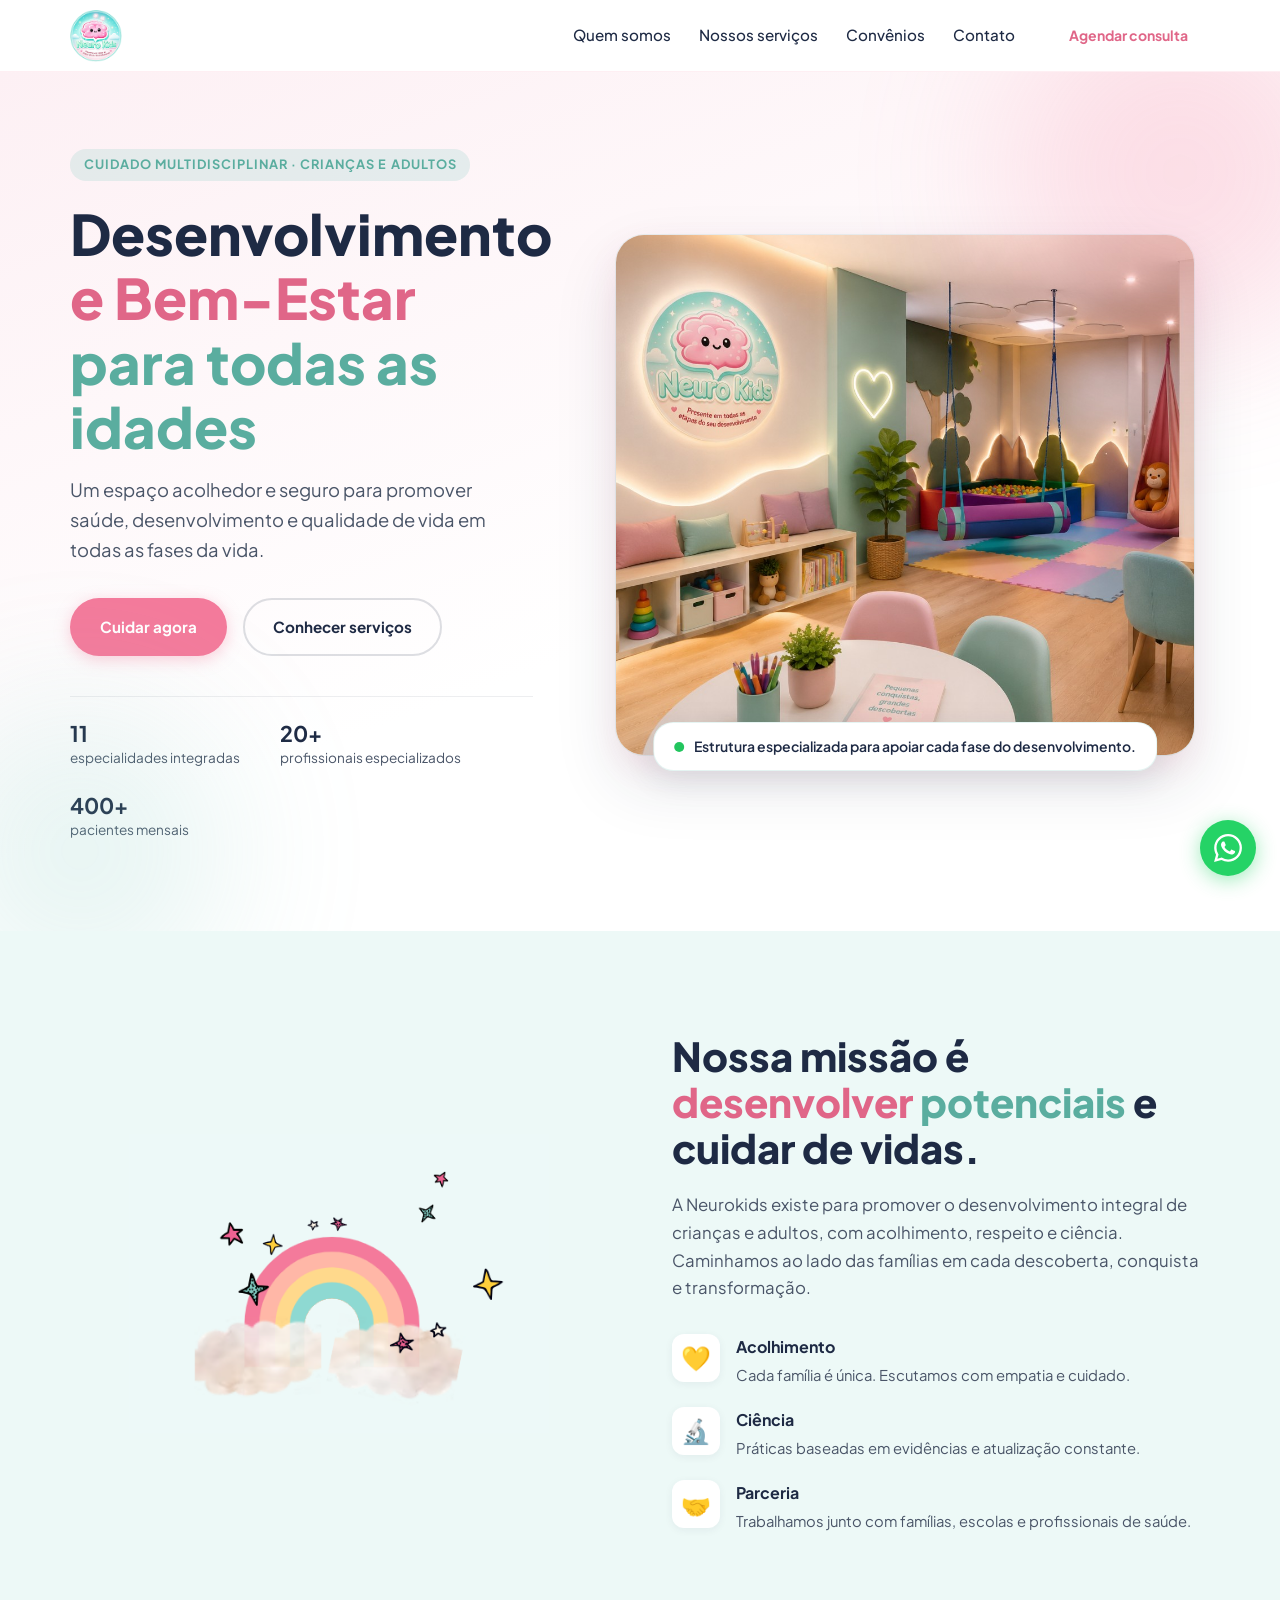
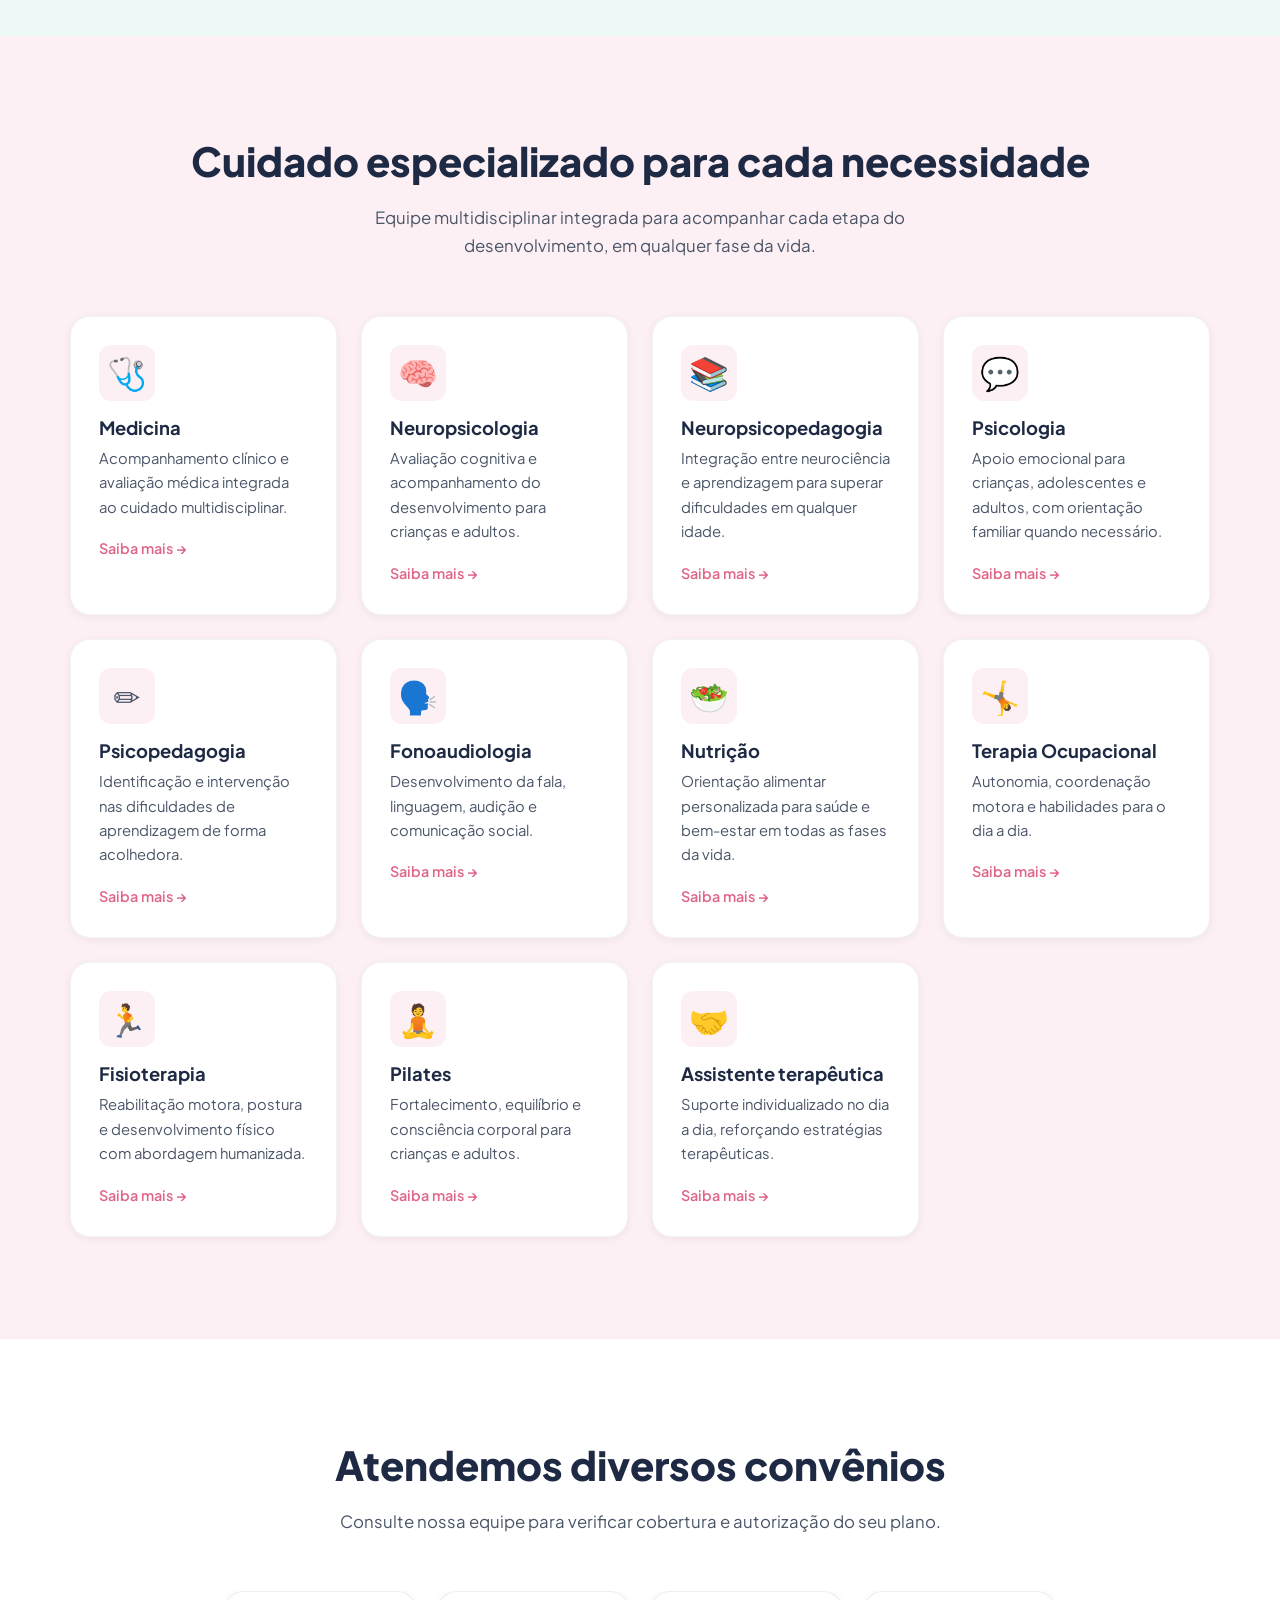
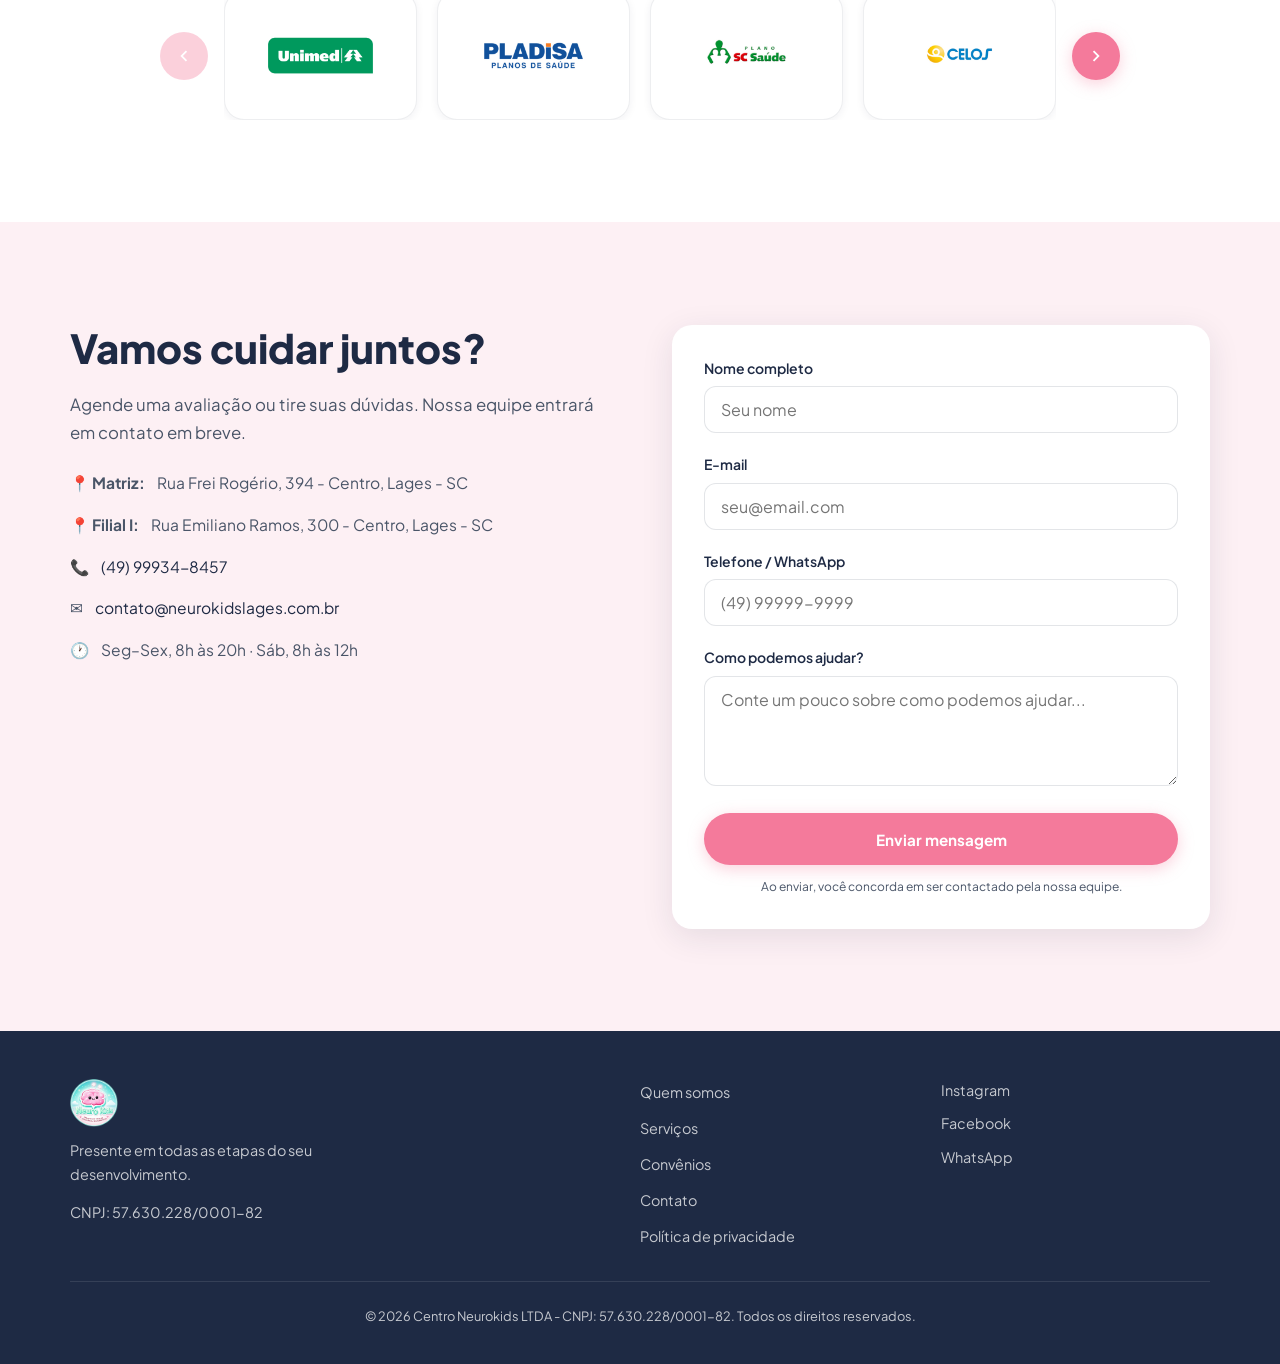
<file: index.html>
<!DOCTYPE html>
<html lang="pt-BR">
<head>
  <meta charset="UTF-8">
  <meta name="viewport" content="width=device-width, initial-scale=1.0">
  <meta name="description" content="Neurokids — Desenvolvimento e bem-estar para crianças e adultos, com atendimento especializado, acolhedor e baseado em ciência.">
  <title>Neurokids | Desenvolvimento e Bem-Estar</title>
  <link rel="icon" href="assets/images/favicon.png" type="image/png">
  <link rel="apple-touch-icon" href="assets/images/favicon.png">
  <link rel="preconnect" href="https://fonts.googleapis.com">
  <link rel="preconnect" href="https://fonts.gstatic.com" crossorigin>
  <link href="https://fonts.googleapis.com/css2?family=Plus+Jakarta+Sans:wght@400;500;600;700;800&display=swap" rel="stylesheet">
  <link rel="stylesheet" href="styles.css?v=9">
</head>
<body>
  <a class="skip-link" href="#conteudo">Ir para o conteúdo</a>

  <header class="header" id="topo">
    <nav class="nav container" aria-label="Navegação principal">
      <a class="nav__logo" href="#topo" aria-label="Neurokids — início">
        <img src="assets/images/logo.png" alt="Neurokids" width="120" height="120">
      </a>

      <button class="nav__toggle" type="button" aria-expanded="false" aria-controls="menu-principal" aria-label="Abrir menu">
        <span></span>
        <span></span>
        <span></span>
      </button>

      <div class="nav__panel" id="menu-principal">
        <ul class="nav__links">
          <li><a href="#quem-somos">Quem somos</a></li>
          <li><a href="#servicos">Nossos serviços</a></li>
          <li><a href="#convenios">Convênios</a></li>
          <li><a href="#contato">Contato</a></li>
        </ul>
        <a class="btn btn--small nav__cta" href="#contato">Agendar consulta</a>
      </div>
    </nav>
  </header>

  <main id="conteudo">
    <!-- Hero -->
    <section class="hero section" aria-labelledby="hero-title">
      <div class="container hero__grid">
        <div class="hero__content reveal">
          <p class="eyebrow">Cuidado multidisciplinar · crianças e adultos</p>
          <h1 id="hero-title" class="hero__title">
            <span class="text-navy">Desenvolvimento</span>
            <span class="text-pink">e Bem-Estar</span>
            <span class="text-teal">para todas as idades</span>
          </h1>
          <p class="hero__subtitle">
            Um espaço acolhedor e seguro para promover saúde, desenvolvimento e qualidade de vida em todas as fases da vida.
          </p>
          <div class="hero__actions">
            <a class="btn btn--primary" href="#contato">Cuidar agora</a>
            <a class="btn btn--ghost" href="#servicos">Conhecer serviços</a>
          </div>
          <ul class="hero__trust" aria-label="Diferenciais">
            <li>
              <strong>11</strong>
              <span>especialidades integradas</span>
            </li>
            <li>
              <strong>20+</strong>
              <span>profissionais especializados</span>
            </li>
            <li>
              <strong>400+</strong>
              <span>pacientes mensais</span>
            </li>
          </ul>
        </div>

        <figure class="hero__media reveal reveal--delay">
          <div class="hero__media-frame">
            <img
              src="assets/images/hero-clinica.png"
              alt="Interior da clínica Neurokids com logo iluminado, piscina de bolinhas, balanço terapêutico e ambiente acolhedor em tons rosa e verde-água"
              width="1200"
              height="800"
              loading="eager"
              decoding="async"
            >
          </div>
          <figcaption class="hero__badge">
            <span class="hero__badge-dot" aria-hidden="true"></span>
            Estrutura especializada para apoiar cada fase do desenvolvimento.
          </figcaption>
        </figure>
      </div>
      <div class="hero__blob hero__blob--pink" aria-hidden="true"></div>
      <div class="hero__blob hero__blob--teal" aria-hidden="true"></div>
    </section>

    <!-- Missão -->
    <section class="mission section section--mint" id="quem-somos" aria-labelledby="mission-title">
      <div class="container mission__grid">
        <figure class="mission__illustration reveal">
          <img
            src="assets/images/rainbow.png"
            alt="Ilustração de arco-íris com nuvens brancas e detalhes infantis"
            width="538"
            height="343"
            loading="lazy"
          >
        </figure>

        <div class="mission__content reveal reveal--delay">
          <h2 id="mission-title" class="section-title">
            <span class="text-navy">Nossa missão é</span>
            <span class="text-pink">desenvolver</span>
            <span class="text-teal">potenciais</span>
            <span class="text-navy">e cuidar de vidas.</span>
          </h2>
          <p class="section-text">
            A Neurokids existe para promover o desenvolvimento integral de crianças e adultos,
            com acolhimento, respeito e ciência. Caminhamos ao lado das famílias em cada
            descoberta, conquista e transformação.
          </p>
          <ul class="mission__values">
            <li>
              <span class="mission__value-icon" aria-hidden="true">💛</span>
              <div>
                <strong>Acolhimento</strong>
                <p>Cada família é única. Escutamos com empatia e cuidado.</p>
              </div>
            </li>
            <li>
              <span class="mission__value-icon" aria-hidden="true">🔬</span>
              <div>
                <strong>Ciência</strong>
                <p>Práticas baseadas em evidências e atualização constante.</p>
              </div>
            </li>
            <li>
              <span class="mission__value-icon" aria-hidden="true">🤝</span>
              <div>
                <strong>Parceria</strong>
                <p>Trabalhamos junto com famílias, escolas e profissionais de saúde.</p>
              </div>
            </li>
          </ul>
        </div>
      </div>
    </section>

    <!-- Serviços -->
    <section class="services section section--pink" id="servicos" aria-labelledby="services-title">
      <div class="container">
        <header class="section-header reveal">
          <h2 id="services-title" class="section-title section-title--center">
            Cuidado especializado para cada necessidade
          </h2>
          <p class="section-text section-text--center">
            Equipe multidisciplinar integrada para acompanhar cada etapa do desenvolvimento, em qualquer fase da vida.
          </p>
        </header>

        <div class="services__grid">
          <article class="service-card reveal">
            <div class="service-card__icon" aria-hidden="true">🩺</div>
            <h3>Medicina</h3>
            <p>Acompanhamento clínico e avaliação médica integrada ao cuidado multidisciplinar.</p>
            <a class="service-card__link" href="#contato">Saiba mais →</a>
          </article>
          <article class="service-card reveal reveal--delay">
            <div class="service-card__icon" aria-hidden="true">🧠</div>
            <h3>Neuropsicologia</h3>
            <p>Avaliação cognitiva e acompanhamento do desenvolvimento para crianças e adultos.</p>
            <a class="service-card__link" href="#contato">Saiba mais →</a>
          </article>
          <article class="service-card reveal reveal--delay-2">
            <div class="service-card__icon" aria-hidden="true">📚</div>
            <h3>Neuropsicopedagogia</h3>
            <p>Integração entre neurociência e aprendizagem para superar dificuldades em qualquer idade.</p>
            <a class="service-card__link" href="#contato">Saiba mais →</a>
          </article>
          <article class="service-card reveal">
            <div class="service-card__icon" aria-hidden="true">💬</div>
            <h3>Psicologia</h3>
            <p>Apoio emocional para crianças, adolescentes e adultos, com orientação familiar quando necessário.</p>
            <a class="service-card__link" href="#contato">Saiba mais →</a>
          </article>
          <article class="service-card reveal reveal--delay">
            <div class="service-card__icon" aria-hidden="true">✏️</div>
            <h3>Psicopedagogia</h3>
            <p>Identificação e intervenção nas dificuldades de aprendizagem de forma acolhedora.</p>
            <a class="service-card__link" href="#contato">Saiba mais →</a>
          </article>
          <article class="service-card reveal reveal--delay-2">
            <div class="service-card__icon" aria-hidden="true">🗣️</div>
            <h3>Fonoaudiologia</h3>
            <p>Desenvolvimento da fala, linguagem, audição e comunicação social.</p>
            <a class="service-card__link" href="#contato">Saiba mais →</a>
          </article>
          <article class="service-card reveal">
            <div class="service-card__icon" aria-hidden="true">🥗</div>
            <h3>Nutrição</h3>
            <p>Orientação alimentar personalizada para saúde e bem-estar em todas as fases da vida.</p>
            <a class="service-card__link" href="#contato">Saiba mais →</a>
          </article>
          <article class="service-card reveal reveal--delay">
            <div class="service-card__icon" aria-hidden="true">🤸</div>
            <h3>Terapia Ocupacional</h3>
            <p>Autonomia, coordenação motora e habilidades para o dia a dia.</p>
            <a class="service-card__link" href="#contato">Saiba mais →</a>
          </article>
          <article class="service-card reveal reveal--delay-2">
            <div class="service-card__icon" aria-hidden="true">🏃</div>
            <h3>Fisioterapia</h3>
            <p>Reabilitação motora, postura e desenvolvimento físico com abordagem humanizada.</p>
            <a class="service-card__link" href="#contato">Saiba mais →</a>
          </article>
          <article class="service-card reveal">
            <div class="service-card__icon" aria-hidden="true">🧘</div>
            <h3>Pilates</h3>
            <p>Fortalecimento, equilíbrio e consciência corporal para crianças e adultos.</p>
            <a class="service-card__link" href="#contato">Saiba mais →</a>
          </article>
          <article class="service-card reveal reveal--delay">
            <div class="service-card__icon" aria-hidden="true">🤝</div>
            <h3>Assistente terapêutica</h3>
            <p>Suporte individualizado no dia a dia, reforçando estratégias terapêuticas.</p>
            <a class="service-card__link" href="#contato">Saiba mais →</a>
          </article>
        </div>
      </div>
    </section>

    <!-- Convênios -->
    <section class="convenios section" id="convenios" aria-labelledby="convenios-title">
      <div class="container">
        <header class="section-header reveal">
          <h2 id="convenios-title" class="section-title section-title--center">
            Atendemos diversos convênios
          </h2>
          <p class="section-text section-text--center">
            Consulte nossa equipe para verificar cobertura e autorização do seu plano.
          </p>
        </header>
        <div class="convenios__slider reveal">
          <button class="convenios__nav convenios__nav--prev" type="button" aria-label="Convênios anteriores" disabled>
            <svg viewBox="0 0 24 24" width="22" height="22" aria-hidden="true"><path fill="currentColor" d="M15.41 7.41 14 6l-6 6 6 6 1.41-1.41L10.83 12z"/></svg>
          </button>

          <div class="convenios__viewport">
            <ul class="convenios__track" aria-label="Convênios aceitos">
              <li class="convenios__item">
                <img src="assets/convenios/01-unimed.png" alt="Unimed" width="160" height="160" loading="lazy">
              </li>
              <li class="convenios__item">
                <img src="assets/convenios/02-pladisa.png" alt="Pladisa Planos de Saúde" width="160" height="160" loading="lazy">
              </li>
              <li class="convenios__item">
                <img src="assets/convenios/03-sc-saude.png" alt="Plano SC Saúde" width="160" height="160" loading="lazy">
              </li>
              <li class="convenios__item">
                <img src="assets/convenios/04-celos.png" alt="CELOS" width="160" height="160" loading="lazy">
              </li>
              <li class="convenios__item">
                <img src="assets/convenios/05-care-plus.png" alt="Care Plus" width="160" height="160" loading="lazy">
              </li>
              <li class="convenios__item">
                <img src="assets/convenios/06-fusex.png" alt="FUSEX — Fundo de Saúde do Exército" width="160" height="160" loading="lazy">
              </li>
              <li class="convenios__item">
                <img src="assets/convenios/07-wellhub.png" alt="Wellhub" width="160" height="160" loading="lazy">
              </li>
            </ul>
          </div>

          <button class="convenios__nav convenios__nav--next" type="button" aria-label="Próximos convênios">
            <svg viewBox="0 0 24 24" width="22" height="22" aria-hidden="true"><path fill="currentColor" d="M8.59 16.59 13.17 12 8.59 7.41 10 6l6 6-6 6z"/></svg>
          </button>
        </div>
      </div>
    </section>

    <!-- Contato -->
    <section class="contact section section--pink" id="contato" aria-labelledby="contact-title">
      <div class="container contact__grid">
        <div class="contact__info reveal">
          <h2 id="contact-title" class="section-title">
            Vamos cuidar juntos?
          </h2>
          <p class="section-text">
            Agende uma avaliação ou tire suas dúvidas. Nossa equipe entrará em contato em breve.
          </p>
          <ul class="contact__details">
            <li>
              <span aria-hidden="true"> <b>📍 Matriz:</b> </span>
            Rua Frei Rogério, 394 - Centro, Lages - SC
            </li>
            <li>
              <span aria-hidden="true"> <b>📍 Filial I:</b> </span>
            Rua Emiliano Ramos, 300 - Centro, Lages - SC
            </li>
            <li>
              <span aria-hidden="true">📞</span>
              <a href="tel:+5549999348457">(49) 99934-8457</a>
            </li>
            <li>
              <span aria-hidden="true">✉️</span>
              <a href="mailto:contato@neurokidslages.com.br">contato@neurokidslages.com.br</a>
            </li>
            <li>
              <span aria-hidden="true">🕐</span>
              Seg–Sex, 8h às 20h · Sáb, 8h às 12h
            </li>
          </ul>
        </div>

        <form class="contact__form reveal reveal--delay" novalidate>
          <div class="form-group">
            <label for="nome">Nome completo</label>
            <input type="text" id="nome" name="nome" required autocomplete="name" placeholder="Seu nome">
          </div>
          <div class="form-group">
            <label for="email">E-mail</label>
            <input type="email" id="email" name="email" required autocomplete="email" placeholder="seu@email.com">
          </div>
          <div class="form-group">
            <label for="telefone">Telefone / WhatsApp</label>
            <input type="tel" id="telefone" name="telefone" autocomplete="tel" placeholder="(49) 99999-9999">
          </div>
          <div class="form-group">
            <label for="mensagem">Como podemos ajudar?</label>
            <textarea id="mensagem" name="mensagem" rows="4" required placeholder="Conte um pouco sobre como podemos ajudar..."></textarea>
          </div>
          <p class="form-status" role="status" aria-live="polite" hidden></p>
          <button class="btn btn--primary btn--full" type="submit">Enviar mensagem</button>
          <p class="form-note">Ao enviar, você concorda em ser contactado pela nossa equipe.</p>
        </form>
      </div>
    </section>
  </main>

  <footer class="footer">
    <div class="container footer__grid">
      <div class="footer__brand">
        <a class="nav__logo" href="#topo">
          <img src="assets/images/logo.png" alt="Neurokids" width="120" height="120">
        </a>
        <p>Presente em todas as etapas do seu desenvolvimento.</p>
        <p>CNPJ: 57.630.228/0001-82</p>
      </div>
      <nav aria-label="Links do rodapé">
        <ul class="footer__links">
          <li><a href="#quem-somos">Quem somos</a></li>
          <li><a href="#servicos">Serviços</a></li>
          <li><a href="#convenios">Convênios</a></li>
          <li><a href="#contato">Contato</a></li>
          <li><a href="politica-de-privacidade.html">Política de privacidade</a></li>
        </ul>
      </nav>
      <div class="footer__social">
        <a href="https://www.instagram.com/neurokidslages" aria-label="Instagram">Instagram</a>
        <a href="https://www.facebook.com/profile.php?id=61580881568111" aria-label="Facebook">Facebook</a>
        <a href="https://wa.me/5549999348457" aria-label="WhatsApp">WhatsApp</a>
      </div>
    </div>
    <p class="footer__copy container">© 2026 Centro Neurokids LTDA - CNPJ: 57.630.228/0001-82. Todos os direitos reservados.</p>
  </footer>

  <a class="whatsapp-float" href="https://wa.me/5549999348457" target="_blank" rel="noopener noreferrer" aria-label="Falar no WhatsApp">
    <svg viewBox="0 0 24 24" width="28" height="28" aria-hidden="true"><path fill="currentColor" d="M17.472 14.382c-.297-.149-1.758-.867-2.03-.967-.273-.099-.471-.148-.67.15-.197.297-.767.966-.94 1.164-.173.199-.347.223-.644.075-.297-.15-1.255-.463-2.39-1.475-.883-.788-1.48-1.761-1.653-2.059-.173-.297-.018-.458.13-.606.134-.133.298-.347.446-.52.149-.174.198-.298.298-.497.099-.198.05-.371-.025-.52-.075-.149-.669-1.612-.916-2.207-.242-.579-.487-.5-.669-.51-.173-.008-.371-.01-.57-.01-.198 0-.52.074-.792.372-.272.297-1.04 1.016-1.04 2.479 0 1.462 1.065 2.875 1.213 3.074.149.198 2.096 3.2 5.077 4.487.709.306 1.262.489 1.694.625.712.227 1.36.195 1.871.118.571-.085 1.758-.719 2.006-1.413.248-.694.248-1.289.173-1.413-.074-.124-.272-.198-.57-.347m-5.421 7.403h-.004a9.87 9.87 0 01-5.031-1.378l-.361-.214-3.741.982.998-3.648-.235-.374a9.86 9.86 0 01-1.51-5.26c.001-5.45 4.436-9.884 9.888-9.884 2.64 0 5.122 1.03 6.988 2.898a9.825 9.825 0 012.893 6.994c-.003 5.45-4.435 9.884-9.882 9.884m8.413-18.297A11.815 11.815 0 0012.05 0C5.495 0 .16 5.335.157 11.892c0 2.096.547 4.142 1.588 5.945L.057 24l6.305-1.654a11.882 11.882 0 005.683 1.448h.005c6.554 0 11.89-5.335 11.893-11.893a11.821 11.821 0 00-3.48-8.413z"/></svg>
  </a>

  <script src="google-form.config.js?v=6"></script>
  <script src="script.js?v=9"></script>
</body>
</html>
</file>
<file: styles.css>
/* ── Design tokens ── */
:root {
  --pink: #F47A9B;
  --pink-dark: #e06688;
  --pink-light: #fdf0f4;
  --teal: #7FC8BE;
  --teal-dark: #5aad9f;
  --teal-light: #edf9f7;
  --navy: #1e2a44;
  --navy-muted: #4a5568;
  --white: #ffffff;
  --shadow-sm: 0 2px 8px rgba(30, 42, 68, 0.06);
  --shadow-md: 0 8px 32px rgba(30, 42, 68, 0.1);
  --shadow-lg: 0 16px 48px rgba(30, 42, 68, 0.12);
  --radius-sm: 12px;
  --radius-md: 20px;
  --radius-lg: 28px;
  --radius-full: 999px;
  --font: "Plus Jakarta Sans", system-ui, sans-serif;
  --header-h: 72px;
  --transition: 0.25s cubic-bezier(0.4, 0, 0.2, 1);
}

/* ── Reset & base ── */
*, *::before, *::after { box-sizing: border-box; }

html {
  scroll-behavior: smooth;
  scroll-padding-top: var(--header-h);
}

body {
  margin: 0;
  font-family: var(--font);
  font-size: 1rem;
  line-height: 1.65;
  color: var(--navy-muted);
  background: var(--white);
  -webkit-font-smoothing: antialiased;
}

img {
  display: block;
  max-width: 100%;
  height: auto;
}

a {
  color: var(--pink-dark);
  text-decoration-thickness: 2px;
  text-underline-offset: 3px;
  transition: color var(--transition);
}

a:hover { color: var(--pink); }

h1, h2, h3 {
  color: var(--navy);
  line-height: 1.15;
  margin: 0 0 0.5em;
}

p { margin: 0 0 1em; }

ul { margin: 0; padding: 0; list-style: none; }

.container {
  width: min(1140px, 92vw);
  margin-inline: auto;
}

.section {
  padding: clamp(4rem, 8vw, 7rem) 0;
  position: relative;
  overflow: hidden;
}

.section--mint { background: var(--teal-light); }
.section--pink { background: var(--pink-light); }

/* ── Utility text colors (melhor contraste que o original) ── */
.text-navy { color: var(--navy); }
.text-pink { color: var(--pink-dark); }
.text-teal { color: var(--teal-dark); }

/* ── Skip link (acessibilidade) ── */
.skip-link {
  position: absolute;
  top: -100%;
  left: 1rem;
  z-index: 9999;
  padding: 0.75rem 1.25rem;
  background: var(--navy);
  color: var(--white);
  border-radius: var(--radius-sm);
  text-decoration: none;
  font-weight: 600;
}

.skip-link:focus {
  top: 1rem;
  outline: 3px solid var(--teal);
  outline-offset: 2px;
}

/* ── Header ── */
.header {
  position: sticky;
  top: 0;
  z-index: 100;
  background: rgba(255, 255, 255, 0.92);
  backdrop-filter: blur(12px);
  border-bottom: 1px solid rgba(244, 122, 155, 0.12);
  height: var(--header-h);
}

.nav {
  display: flex;
  align-items: center;
  justify-content: space-between;
  height: 100%;
  gap: 1.5rem;
}

.nav__logo {
  display: flex;
  align-items: center;
  text-decoration: none;
  flex-shrink: 0;
}

.nav__logo img {
  display: block;
  height: 52px;
  width: auto;
}

.nav__panel {
  display: flex;
  align-items: center;
  gap: 2rem;
}

.nav__links {
  display: flex;
  gap: 1.75rem;
}

.nav__links a {
  color: var(--navy);
  text-decoration: none;
  font-weight: 500;
  font-size: 0.95rem;
  position: relative;
}

.nav__links a::after {
  content: "";
  position: absolute;
  bottom: -4px;
  left: 0;
  width: 0;
  height: 2px;
  background: var(--pink);
  border-radius: 2px;
  transition: width var(--transition);
}

.nav__links a:hover::after,
.nav__links a:focus-visible::after { width: 100%; }

.nav__toggle {
  display: none;
  flex-direction: column;
  gap: 5px;
  background: none;
  border: none;
  cursor: pointer;
  padding: 0.5rem;
}

.nav__toggle span {
  display: block;
  width: 24px;
  height: 2px;
  background: var(--navy);
  border-radius: 2px;
  transition: var(--transition);
}

/* ── Buttons ── */
.btn {
  display: inline-flex;
  align-items: center;
  justify-content: center;
  gap: 0.5rem;
  padding: 0.9rem 1.75rem;
  border-radius: var(--radius-full);
  font-family: var(--font);
  font-weight: 700;
  font-size: 0.95rem;
  text-decoration: none;
  border: 2px solid transparent;
  cursor: pointer;
  transition: transform var(--transition), box-shadow var(--transition), background var(--transition);
}

.btn:focus-visible {
  outline: 3px solid var(--teal);
  outline-offset: 3px;
}

.btn--primary {
  background: var(--pink);
  color: var(--white);
  box-shadow: 0 4px 16px rgba(244, 122, 155, 0.35);
}

.btn--primary:hover {
  background: var(--pink-dark);
  color: var(--white);
  transform: translateY(-2px);
  box-shadow: 0 8px 24px rgba(244, 122, 155, 0.4);
}

.btn--ghost {
  background: transparent;
  color: var(--navy);
  border-color: rgba(30, 42, 68, 0.15);
}

.btn--ghost:hover {
  border-color: var(--pink);
  color: var(--pink-dark);
  transform: translateY(-2px);
}

.btn--small {
  padding: 0.6rem 1.25rem;
  font-size: 0.875rem;
}

.btn--full { width: 100%; }

/* ── Hero ── */
.hero {
  background: linear-gradient(160deg, var(--pink-light) 0%, var(--white) 60%);
  padding-top: clamp(3rem, 6vw, 5rem);
  padding-bottom: clamp(4rem, 7vw, 6rem);
}

.hero__grid {
  display: grid;
  grid-template-columns: minmax(0, 44fr) minmax(0, 56fr);
  gap: clamp(2rem, 4vw, 3.5rem);
  align-items: center;
}

.hero__content {
  max-width: 32rem;
  padding-right: clamp(0.25rem, 1.5vw, 1rem);
}

.eyebrow {
  display: inline-block;
  font-size: 0.8rem;
  font-weight: 700;
  text-transform: uppercase;
  letter-spacing: 0.08em;
  color: var(--teal-dark);
  background: rgba(127, 200, 190, 0.2);
  padding: 0.35rem 0.85rem;
  border-radius: var(--radius-full);
  margin-bottom: 1.25rem;
}

.hero__title {
  font-size: clamp(2.25rem, 5vw, 3.5rem);
  font-weight: 800;
  margin-bottom: 1rem;
}

.hero__title span { display: block; }

.hero__subtitle {
  font-size: clamp(1rem, 2vw, 1.15rem);
  max-width: 34ch;
  margin-bottom: 2rem;
}

.hero__actions {
  display: flex;
  flex-wrap: wrap;
  gap: 1rem;
  margin-bottom: 2.5rem;
}

.hero__trust {
  display: flex;
  flex-wrap: wrap;
  gap: 1.5rem 2.5rem;
  padding-top: 1.5rem;
  border-top: 1px solid rgba(30, 42, 68, 0.08);
}

.hero__trust li {
  display: flex;
  flex-direction: column;
}

.hero__trust strong {
  font-size: 1.35rem;
  color: var(--navy);
  line-height: 1.2;
}

.hero__trust span {
  font-size: 0.85rem;
  color: var(--navy-muted);
}

.hero__media {
  position: relative;
  margin: 0;
  display: flex;
  align-items: center;
  justify-content: center;
  padding: clamp(0.5rem, 1.5vw, 1rem);
  min-width: 0;
}

.hero__media-frame {
  width: 100%;
  border-radius: 28px;
  overflow: hidden;
  background: linear-gradient(145deg, rgba(253, 240, 244, 0.9), rgba(237, 249, 247, 0.95));
  box-shadow:
    0 28px 64px rgba(30, 42, 68, 0.12),
    0 12px 28px rgba(244, 122, 155, 0.12),
    0 0 0 1px rgba(127, 200, 190, 0.15);
}

.hero__media-frame img {
  display: block;
  width: 100%;
  height: auto;
  max-height: min(42.5rem, 80vh);
  object-fit: contain;
  object-position: center center;
}

.hero__badge {
  position: absolute;
  bottom: 0;
  left: 50%;
  transform: translateX(-50%);
  display: flex;
  align-items: center;
  gap: 0.6rem;
  background: var(--white);
  padding: 0.75rem 1.25rem;
  border-radius: var(--radius-md);
  box-shadow: var(--shadow-md);
  font-size: 0.875rem;
  font-weight: 600;
  color: var(--navy);
  white-space: nowrap;
  border: 1px solid rgba(127, 200, 190, 0.2);
}

.hero__badge-dot {
  width: 10px;
  height: 10px;
  background: #22c55e;
  border-radius: 50%;
  animation: pulse 2s infinite;
}

@keyframes pulse {
  0%, 100% { opacity: 1; transform: scale(1); }
  50% { opacity: 0.6; transform: scale(1.2); }
}

.hero__blob {
  position: absolute;
  border-radius: 50%;
  filter: blur(80px);
  opacity: 0.35;
  pointer-events: none;
}

.hero__blob--pink {
  width: 360px;
  height: 360px;
  background: var(--pink);
  top: -80px;
  right: -80px;
  opacity: 0.22;
}

.hero__blob--teal {
  width: 280px;
  height: 280px;
  background: var(--teal);
  bottom: -60px;
  left: -60px;
  opacity: 0.2;
}

/* ── Mission ── */
.mission__grid {
  display: grid;
  grid-template-columns: 1fr 1fr;
  gap: clamp(2rem, 5vw, 4rem);
  align-items: center;
}

.mission__illustration {
  margin: 0;
  padding: 1rem;
}

.mission__illustration img {
  width: 100%;
  max-width: 420px;
  margin-inline: auto;
  animation: float 6s ease-in-out infinite;
}

@keyframes float {
  0%, 100% { transform: translateY(0); }
  50% { transform: translateY(-12px); }
}

.section-title {
  font-size: clamp(1.75rem, 4vw, 2.5rem);
  font-weight: 800;
}

.section-title--center { text-align: center; }

.section-title span { display: inline; }

.section-text {
  font-size: 1.05rem;
  max-width: 52ch;
}

.section-text--center {
  text-align: center;
  margin-inline: auto;
}

.section-header {
  margin-bottom: clamp(2.5rem, 5vw, 3.5rem);
}

.mission__values {
  display: flex;
  flex-direction: column;
  gap: 1.25rem;
  margin-top: 2rem;
}

.mission__values li {
  display: flex;
  gap: 1rem;
  align-items: flex-start;
}

.mission__value-icon {
  font-size: 1.5rem;
  flex-shrink: 0;
  width: 48px;
  height: 48px;
  display: flex;
  align-items: center;
  justify-content: center;
  background: var(--white);
  border-radius: var(--radius-sm);
  box-shadow: var(--shadow-sm);
}

.mission__values strong {
  display: block;
  color: var(--navy);
  margin-bottom: 0.15rem;
}

.mission__values p {
  font-size: 0.925rem;
  margin: 0;
}

/* ── Services ── */
.services__grid {
  display: grid;
  grid-template-columns: repeat(auto-fill, minmax(260px, 1fr));
  gap: 1.5rem;
}

.service-card {
  background: var(--white);
  border-radius: var(--radius-md);
  padding: 1.75rem;
  box-shadow: var(--shadow-sm);
  border: 1px solid rgba(30, 42, 68, 0.05);
  transition: transform var(--transition), box-shadow var(--transition);
}

.service-card:hover {
  transform: translateY(-4px);
  box-shadow: var(--shadow-md);
}

.service-card__icon {
  font-size: 2rem;
  margin-bottom: 1rem;
  width: 56px;
  height: 56px;
  display: flex;
  align-items: center;
  justify-content: center;
  background: var(--pink-light);
  border-radius: var(--radius-sm);
}

.service-card h3 {
  font-size: 1.15rem;
  margin-bottom: 0.5rem;
}

.service-card p {
  font-size: 0.925rem;
  margin-bottom: 1rem;
}

.service-card__link {
  font-weight: 600;
  font-size: 0.9rem;
  text-decoration: none;
}

.service-card__link:hover { text-decoration: underline; }

/* ── Convênios ── */
.convenios__slider {
  display: flex;
  flex-direction: row;
  align-items: center;
  gap: 1rem;
  max-width: 960px;
  margin-inline: auto;
}

.convenios__viewport {
  flex: 1;
  min-width: 0;
  overflow: hidden;
  container-type: inline-size;
}

.convenios__track {
  display: flex;
  flex-direction: row;
  flex-wrap: nowrap;
  gap: 1.25rem;
  list-style: none;
  margin: 0;
  padding: 0;
  width: max-content;
  transition: transform 0.45s cubic-bezier(0.4, 0, 0.2, 1);
  will-change: transform;
}

.convenios__item {
  flex: 0 0 auto;
  width: calc((100cqi - 3.75rem) / 4);
  aspect-ratio: 3 / 2;
  display: flex;
  align-items: center;
  justify-content: center;
  padding: 1rem 1.25rem;
  background: var(--white);
  border: 1px solid rgba(30, 42, 68, 0.08);
  border-radius: var(--radius-md);
  box-shadow: var(--shadow-sm);
  transition: border-color var(--transition), box-shadow var(--transition);
}

.convenios__item:hover {
  border-color: var(--teal);
  box-shadow: var(--shadow-md);
}

.convenios__item img {
  width: 100%;
  height: 100%;
  object-fit: contain;
}

.convenios__nav {
  flex-shrink: 0;
  display: flex;
  align-items: center;
  justify-content: center;
  width: 48px;
  height: 48px;
  border: none;
  border-radius: 50%;
  background: var(--pink);
  color: var(--white);
  cursor: pointer;
  box-shadow: 0 4px 16px rgba(244, 122, 155, 0.35);
  transition: background var(--transition), transform var(--transition), opacity var(--transition);
}

.convenios__nav:hover:not(:disabled) {
  background: var(--pink-dark);
  transform: scale(1.05);
}

.convenios__nav:focus-visible {
  outline: 3px solid var(--teal);
  outline-offset: 3px;
}

.convenios__nav:disabled {
  opacity: 0.35;
  cursor: not-allowed;
  box-shadow: none;
}

/* ── Testimonials ── */
.testimonials__grid {
  display: grid;
  grid-template-columns: repeat(3, 1fr);
  gap: 1.5rem;
}

.testimonial {
  background: var(--white);
  border-radius: var(--radius-md);
  padding: 1.75rem;
  margin: 0;
  box-shadow: var(--shadow-sm);
  border-left: 4px solid var(--pink);
}

.testimonial p {
  font-style: italic;
  font-size: 0.975rem;
  margin-bottom: 1rem;
}

.testimonial cite {
  font-style: normal;
  font-size: 0.85rem;
  font-weight: 600;
  color: var(--navy-muted);
}

/* ── Contact ── */
.contact__grid {
  display: grid;
  grid-template-columns: 1fr 1fr;
  gap: clamp(2rem, 5vw, 4rem);
  align-items: start;
}

.contact__details {
  display: flex;
  flex-direction: column;
  gap: 1rem;
  margin-top: 1.5rem;
}

.contact__details li {
  display: flex;
  align-items: center;
  gap: 0.75rem;
  font-size: 0.975rem;
}

.contact__details a {
  color: var(--navy);
  text-decoration: none;
}

.contact__details a:hover { color: var(--pink); }

.contact__form {
  background: var(--white);
  padding: 2rem;
  border-radius: var(--radius-md);
  box-shadow: var(--shadow-md);
}

.form-group {
  margin-bottom: 1.25rem;
}

.form-group label {
  display: block;
  font-weight: 600;
  font-size: 0.875rem;
  color: var(--navy);
  margin-bottom: 0.4rem;
}

.form-group input,
.form-group textarea {
  width: 100%;
  padding: 0.75rem 1rem;
  border: 1.5px solid rgba(30, 42, 68, 0.12);
  border-radius: var(--radius-sm);
  font-family: var(--font);
  font-size: 1rem;
  color: var(--navy);
  transition: border-color var(--transition), box-shadow var(--transition);
}

.form-group input:focus,
.form-group textarea:focus {
  outline: none;
  border-color: var(--teal);
  box-shadow: 0 0 0 3px rgba(127, 200, 190, 0.25);
}

.form-group textarea { resize: vertical; min-height: 100px; }

.form-note {
  font-size: 0.75rem;
  color: var(--navy-muted);
  text-align: center;
  margin: 0.75rem 0 0;
}

.form-status {
  margin: 0 0 1rem;
  padding: 0.75rem 1rem;
  border-radius: var(--radius-sm);
  font-size: 0.9rem;
  font-weight: 600;
  text-align: center;
}

.form-status--success {
  background: rgba(127, 200, 190, 0.2);
  color: var(--teal-dark);
}

.form-status--error {
  background: rgba(244, 122, 155, 0.15);
  color: var(--pink-dark);
}

/* ── Footer ── */
.footer {
  background: var(--navy);
  color: rgba(255, 255, 255, 0.75);
  padding: 3rem 0 1.5rem;
}

.footer__grid {
  display: grid;
  grid-template-columns: 2fr 1fr 1fr;
  gap: 2rem;
  margin-bottom: 2rem;
}

.footer .nav__logo img {
  height: 48px;
}

.footer__brand p {
  font-size: 0.9rem;
  margin-top: 0.75rem;
  max-width: 28ch;
}

.footer__links {
  display: flex;
  flex-direction: column;
  gap: 0.6rem;
}

.footer__links a {
  color: rgba(255, 255, 255, 0.75);
  text-decoration: none;
  font-size: 0.9rem;
}

.footer__links a:hover { color: var(--white); }

.footer__social {
  display: flex;
  flex-direction: column;
  gap: 0.6rem;
}

.footer__social a {
  color: rgba(255, 255, 255, 0.75);
  text-decoration: none;
  font-size: 0.9rem;
}

.footer__social a:hover { color: var(--pink); }

.footer__copy {
  font-size: 0.8rem;
  text-align: center;
  padding-top: 1.5rem;
  border-top: 1px solid rgba(255, 255, 255, 0.1);
}

/* ── WhatsApp float ── */
.whatsapp-float {
  position: fixed;
  bottom: 1.5rem;
  right: 1.5rem;
  z-index: 90;
  width: 56px;
  height: 56px;
  display: flex;
  align-items: center;
  justify-content: center;
  background: #25d366;
  color: var(--white);
  border-radius: 50%;
  box-shadow: 0 4px 20px rgba(37, 211, 102, 0.45);
  transition: transform var(--transition), box-shadow var(--transition);
}

.whatsapp-float:hover {
  color: var(--white);
  transform: scale(1.08);
  box-shadow: 0 6px 28px rgba(37, 211, 102, 0.55);
}

/* ── Scroll reveal ── */
.reveal {
  opacity: 0;
  transform: translateY(24px);
  transition: opacity 0.6s ease, transform 0.6s ease;
}

.reveal.is-visible {
  opacity: 1;
  transform: translateY(0);
}

.reveal--delay { transition-delay: 0.15s; }
.reveal--delay-2 { transition-delay: 0.3s; }

/* ── Responsive ── */
@media (max-width: 900px) {
  .hero__grid,
  .mission__grid,
  .contact__grid {
    grid-template-columns: 1fr;
  }

  .hero__content {
    max-width: none;
    padding-right: 0;
  }

  .hero__media {
    padding: 0.5rem 0 1.5rem;
  }

  .hero__media-frame img {
    max-height: min(27.5rem, 70vw);
  }

  .hero__badge {
    bottom: -0.75rem;
    font-size: 0.8rem;
    white-space: normal;
    text-align: center;
    max-width: calc(100% - 2rem);
  }

  .mission__illustration { order: -1; }

  .services__grid,
  .testimonials__grid {
    grid-template-columns: 1fr 1fr;
  }

  .footer__grid {
    grid-template-columns: 1fr 1fr;
  }
}

@media (max-width: 768px) {
  .nav__toggle { display: flex; }

  .nav__panel {
    position: fixed;
    inset: var(--header-h) 0 0 0;
    flex-direction: column;
    align-items: stretch;
    padding: 2rem;
    background: var(--white);
    transform: translateX(100%);
    transition: transform var(--transition);
    box-shadow: -4px 0 24px rgba(0, 0, 0, 0.08);
  }

  .nav__panel.is-open { transform: translateX(0); }

  .nav__links {
    flex-direction: column;
    gap: 0;
  }

  .nav__links a {
    display: block;
    padding: 1rem 0;
    font-size: 1.1rem;
    border-bottom: 1px solid rgba(30, 42, 68, 0.06);
  }

  .nav__cta { text-align: center; margin-top: 1rem; }

  .nav__toggle[aria-expanded="true"] span:nth-child(1) {
    transform: rotate(45deg) translate(5px, 5px);
  }

  .nav__toggle[aria-expanded="true"] span:nth-child(2) { opacity: 0; }

  .nav__toggle[aria-expanded="true"] span:nth-child(3) {
    transform: rotate(-45deg) translate(5px, -5px);
  }

  .hero__badge {
    left: 50%;
    transform: translateX(-50%);
    bottom: -0.5rem;
    font-size: 0.75rem;
  }

  .services__grid,
  .testimonials__grid {
    grid-template-columns: 1fr;
  }

  .footer__grid {
    grid-template-columns: 1fr;
    text-align: center;
  }

  .footer__brand p { margin-inline: auto; }

  .convenios__slider {
    flex-direction: row;
    gap: 0.5rem;
  }

  .convenios__nav {
    width: 40px;
    height: 40px;
  }

  .convenios__track {
    gap: 0.75rem;
  }

  .convenios__item {
    width: calc((100cqi - 0.75rem) / 2);
    aspect-ratio: 4 / 3;
    padding: 1rem;
  }
}

@media (prefers-reduced-motion: reduce) {
  html { scroll-behavior: auto; }

  .reveal {
    opacity: 1;
    transform: none;
    transition: none;
  }

  .mission__illustration img { animation: none; }

  .hero__badge-dot { animation: none; }

  .btn:hover,
  .service-card:hover,
  .convenios__item:hover {
    box-shadow: var(--shadow-sm);
  }

  .convenios__track {
    transition: none;
  }

  .convenios__nav:hover:not(:disabled) {
    transform: none;
  }
}

/* ── Legal pages ── */
.legal {
  padding-top: clamp(3rem, 6vw, 5rem);
  padding-bottom: clamp(4rem, 8vw, 6rem);
}

.legal__content {
  max-width: 760px;
}

.legal__header {
  margin-bottom: 2.5rem;
}

.legal__header h1 {
  font-size: clamp(2rem, 4vw, 2.75rem);
  font-weight: 800;
  margin-bottom: 0.75rem;
}

.legal__updated {
  font-size: 0.95rem;
  color: var(--navy-muted);
  margin: 0;
}

.legal__body section {
  margin-bottom: 2rem;
}

.legal__body h2 {
  font-size: 1.25rem;
  font-weight: 700;
  margin-bottom: 0.75rem;
}

.legal__list {
  list-style: disc;
  padding-left: 1.35rem;
  margin: 0 0 1em;
}

.legal__list li {
  margin-bottom: 0.35rem;
}

.legal__body a {
  color: var(--pink-dark);
  font-weight: 600;
}

.legal__back {
  margin: 2.5rem 0 0;
  padding-top: 2rem;
  border-top: 1px solid rgba(30, 42, 68, 0.08);
}

.footer__links a[aria-current="page"] {
  color: var(--white);
  font-weight: 600;
}
</file>
